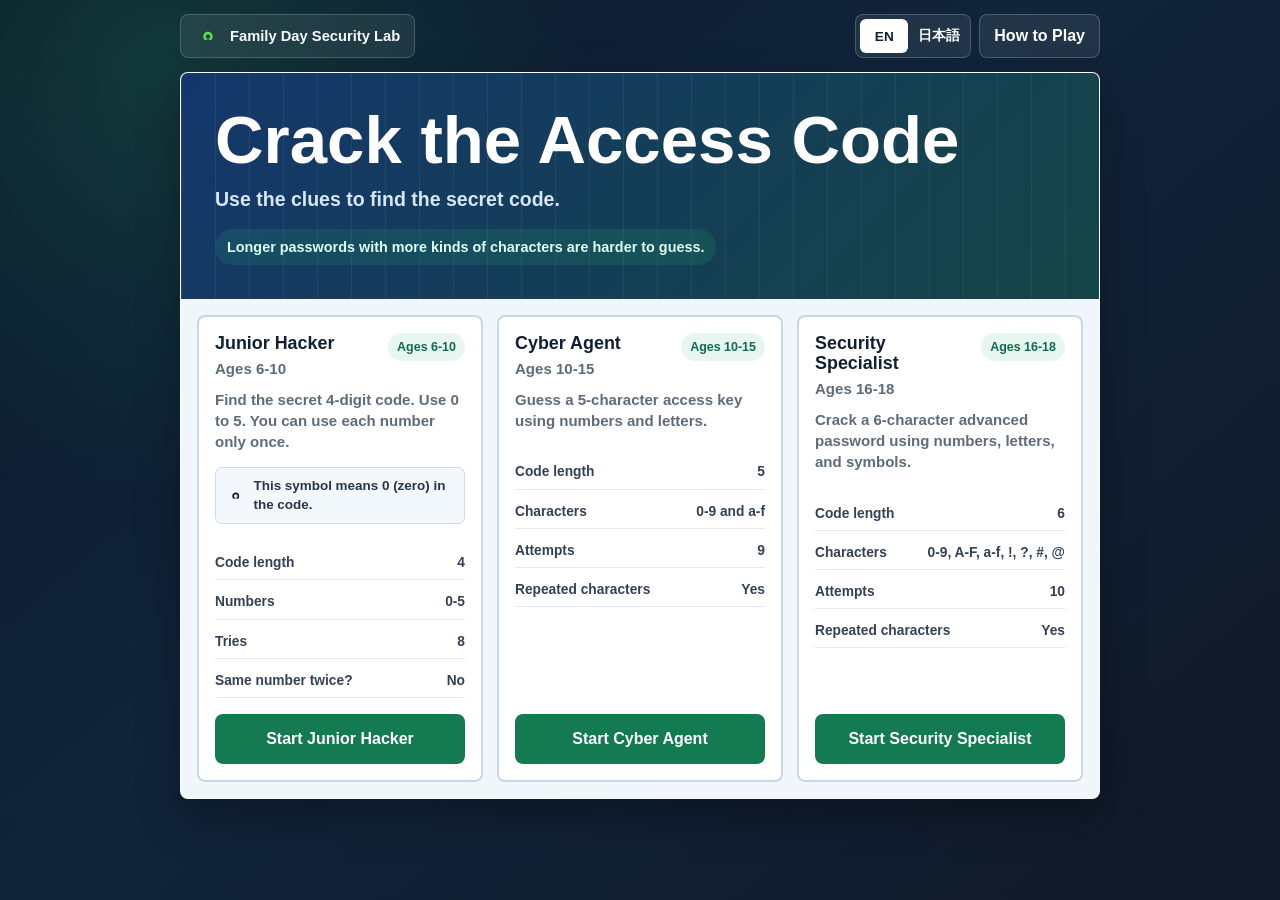
<file: docs/access-code/index.html>
<!doctype html>
<html lang="en">
<head>
  <meta charset="utf-8" />
  <meta name="viewport" content="width=device-width, initial-scale=1, viewport-fit=cover" />
  <meta name="theme-color" content="#0b1728" />
  <title>Crack the Access Code</title>
  <style>
    :root {
      --bg: #0b1728;
      --bg-soft: #10243a;
      --panel: #f7fbff;
      --panel-muted: #e9f1f7;
      --ink: #102033;
      --muted: #5d6c7b;
      --line: #c8d7e5;
      --blue: #2478ff;
      --green: #147a52;
      --green-dark: #126b49;
      --amber: #c77700;
      --red: #cf3333;
      --shadow: 0 18px 44px rgba(0, 0, 0, 0.28);
      --radius: 8px;
    }

    * { box-sizing: border-box; }

    html, body {
      min-height: 100%;
      margin: 0;
      font-family: Helvetica, Arial, sans-serif;
      color: var(--ink);
      background:
        radial-gradient(circle at 12% 8%, rgba(34, 160, 107, 0.22), transparent 32%),
        linear-gradient(140deg, #0b1728 0%, #10243a 46%, #111827 100%);
      -webkit-tap-highlight-color: transparent;
    }

    body {
      display: flex;
      justify-content: center;
      padding: max(14px, env(safe-area-inset-top)) 14px max(18px, env(safe-area-inset-bottom));
    }

    button {
      font: inherit;
      touch-action: manipulation;
    }

    .app {
      width: min(100%, 920px);
    }

    .topbar {
      display: flex;
      align-items: center;
      justify-content: space-between;
      gap: 12px;
      margin-bottom: 14px;
      color: white;
    }

    .brand {
      display: inline-flex;
      align-items: center;
      gap: 9px;
      min-height: 44px;
      padding: 0 14px;
      border: 1px solid rgba(255, 255, 255, 0.18);
      border-radius: var(--radius);
      background: rgba(255, 255, 255, 0.08);
      color: #f8fbff;
      font-size: 0.92rem;
      font-weight: 800;
      letter-spacing: 0;
      backdrop-filter: blur(12px);
    }

    .youmoji-icon {
      display: inline-block;
      width: 1em;
      height: 1em;
      flex: 0 0 auto;
      color: #111827;
      fill: currentColor;
      overflow: visible;
      vertical-align: -0.08em;
    }

    .brand .youmoji-icon {
      width: 26px;
      height: 26px;
      color: #63df4e;
    }

    .key .youmoji-icon {
      width: 1.3em;
      height: 1.3em;
    }

    .slot .youmoji-icon {
      width: 1.15em;
      height: 1.15em;
    }

    .guess-chip .youmoji-icon {
      width: 1.05em;
      height: 1.05em;
    }

    .guess-chip.exact .youmoji-icon,
    .guess-chip.incorrect .youmoji-icon {
      color: white;
    }

    .guess-chip.misplaced .youmoji-icon {
      color: #111827;
    }

    .fact strong.result-code-row {
      display: flex;
      flex-wrap: wrap;
      justify-content: center;
      align-items: center;
      gap: 0.45em;
    }

    .result-code-character {
      display: inline-grid;
      place-items: center;
      min-width: 1em;
    }

    .result-code-character .youmoji-icon {
      width: 1.05em;
      height: 1.05em;
    }

    .youmoji-legend {
      display: flex;
      align-items: center;
      gap: 8px;
      padding: 9px 10px;
      border: 1px solid #cbdbe8;
      border-radius: 7px;
      background: #f3f8fc;
      color: #24364a;
      font-size: 0.84rem;
      font-weight: 900;
      line-height: 1.35;
    }

    .youmoji-legend .youmoji-icon {
      width: 1.45em;
      height: 1.45em;
    }

    .youmoji-legend[hidden] {
      display: none;
    }

    @media (forced-colors: active) {
      .youmoji-icon {
        color: CanvasText;
        forced-color-adjust: auto;
      }
    }

    .top-actions {
      display: inline-flex;
      align-items: center;
      gap: 8px;
      flex-wrap: wrap;
      justify-content: flex-end;
    }

    .language-toggle {
      display: inline-flex;
      gap: 4px;
      min-height: 44px;
      padding: 4px;
      border: 1px solid rgba(255, 255, 255, 0.2);
      border-radius: var(--radius);
      background: rgba(255, 255, 255, 0.08);
      backdrop-filter: blur(12px);
    }

    .language-toggle button {
      min-width: 48px;
      border: 0;
      border-radius: 6px;
      background: transparent;
      color: white;
      font-size: 0.85rem;
      font-weight: 900;
      cursor: pointer;
    }

    .language-toggle button.active {
      background: white;
      color: var(--ink);
    }

    .help-button {
      min-height: 44px;
      padding: 0 14px;
      border: 1px solid rgba(255, 255, 255, 0.2);
      border-radius: var(--radius);
      background: rgba(255, 255, 255, 0.08);
      color: white;
      font-weight: 800;
      cursor: pointer;
    }

    .screen { display: none; }
    .screen.active { display: block; }

    .panel {
      border: 1px solid rgba(255, 255, 255, 0.12);
      border-radius: var(--radius);
      background: var(--panel);
      box-shadow: var(--shadow);
    }

    .entry {
      overflow: hidden;
    }

    .hero {
      padding: clamp(20px, 5vw, 34px);
      color: white;
      background:
        linear-gradient(135deg, rgba(36, 120, 255, 0.26), rgba(34, 160, 107, 0.28)),
        repeating-linear-gradient(90deg, rgba(255,255,255,0.08) 0 1px, transparent 1px 34px),
        #0f2137;
    }

    h1 {
      margin: 0;
      font-size: clamp(2rem, 8vw, 4.2rem);
      line-height: 0.98;
      letter-spacing: 0;
    }

    h2, h3, p { margin-top: 0; }

    ruby {
      ruby-align: center;
    }

    rt {
      font-size: 0.55em;
      font-weight: 700;
      line-height: 1;
    }

    .subtitle {
      max-width: 680px;
      margin: 12px 0 0;
      color: #d7e6f5;
      font-size: clamp(1rem, 3.2vw, 1.22rem);
      line-height: 1.45;
      font-weight: 700;
    }

    .education-line {
      margin: 16px 0 0;
      display: inline-flex;
      align-items: center;
      min-height: 36px;
      padding: 0 12px;
      border-radius: 999px;
      background: rgba(34, 160, 107, 0.18);
      color: #dcfff0;
      font-size: 0.9rem;
      font-weight: 800;
    }

    .difficulty-grid {
      display: grid;
      grid-template-columns: repeat(3, minmax(0, 1fr));
      gap: 14px;
      padding: 16px;
      background: #f1f6fa;
    }

    .difficulty-card {
      display: flex;
      flex-direction: column;
      min-height: 100%;
      padding: 16px;
      border: 2px solid var(--line);
      border-radius: var(--radius);
      background: white;
      text-align: left;
    }

    .difficulty-top {
      display: flex;
      justify-content: space-between;
      gap: 10px;
      align-items: start;
      margin-bottom: 10px;
    }

    .difficulty-name {
      margin: 0;
      color: var(--ink);
      font-size: 1.12rem;
      line-height: 1.12;
    }

    .age {
      display: inline-flex;
      min-height: 28px;
      align-items: center;
      padding: 0 9px;
      border-radius: 999px;
      background: #e7f7ef;
      color: var(--green-dark);
      font-size: 0.78rem;
      font-weight: 900;
      white-space: nowrap;
    }

    .card-copy {
      color: var(--muted);
      font-size: 0.94rem;
      line-height: 1.4;
      font-weight: 700;
    }

    .settings {
      display: grid;
      gap: 6px;
      margin: 10px 0 16px;
      padding: 0;
      list-style: none;
      color: #334155;
      font-size: 0.86rem;
      line-height: 1.32;
      font-weight: 800;
    }

    .settings li {
      display: flex;
      justify-content: space-between;
      gap: 10px;
      padding: 7px 0;
      border-bottom: 1px solid #e3ecf3;
    }

    .start-button, .primary-button, .secondary-button, .danger-button {
      min-height: 50px;
      border-radius: var(--radius);
      font-weight: 900;
      cursor: pointer;
    }

    .start-button, .primary-button {
      border: 0;
      background: var(--green);
      color: white;
    }

    .start-button {
      width: 100%;
      margin-top: auto;
    }

    .secondary-button {
      border: 2px solid var(--line);
      background: white;
      color: var(--ink);
    }

    .danger-button {
      border: 2px solid #f2c1c1;
      background: #fff3f3;
      color: #a82121;
    }

    button:disabled,
    button[aria-disabled="true"] {
      cursor: not-allowed;
      opacity: 0.5;
    }

    button:not(:disabled):not([aria-disabled="true"]):active {
      transform: translateY(1px);
    }

    .game-layout {
      display: grid;
      grid-template-columns: minmax(0, 1fr) 320px;
      gap: 14px;
      align-items: start;
    }

    .game-main, .history-panel, .result-panel {
      padding: 16px;
    }

    .game-header {
      display: grid;
      grid-template-columns: 1fr auto;
      gap: 12px;
      align-items: start;
      margin-bottom: 14px;
    }

    .game-title {
      margin: 0;
      font-size: clamp(1.5rem, 5vw, 2.2rem);
      line-height: 1.05;
    }

    .badge-row {
      display: flex;
      flex-wrap: wrap;
      gap: 8px;
      margin-top: 9px;
    }

    .badge {
      display: inline-flex;
      min-height: 30px;
      align-items: center;
      padding: 0 10px;
      border-radius: 999px;
      background: #eaf2ff;
      color: #174ea6;
      font-size: 0.8rem;
      font-weight: 900;
    }

    .badge.success {
      background: #e7f7ef;
      color: var(--green-dark);
    }

    .score-box {
      min-width: 118px;
      padding: 10px;
      border: 2px solid #d5e3ef;
      border-radius: var(--radius);
      background: #f8fbfd;
      text-align: center;
    }

    .attempts-left-box {
      margin-top: 10px;
      padding: 12px;
      border: 2px solid #addfca;
      border-radius: var(--radius);
      background: #ecfff5;
      color: var(--green-dark);
      font-weight: 900;
    }

    .attempts-left-box strong {
      display: block;
      margin-top: 4px;
      font-size: 1.8rem;
      line-height: 1;
    }

    .small-label {
      display: block;
      color: var(--muted);
      font-size: 0.72rem;
      font-weight: 900;
      text-transform: uppercase;
    }

    .score-number {
      display: block;
      margin-top: 3px;
      color: var(--ink);
      font-size: 1.35rem;
      font-weight: 900;
    }

    .code-zone {
      display: grid;
      gap: 12px;
      margin: 14px 0;
    }

    .slot-row {
      display: flex;
      flex-wrap: wrap;
      gap: 8px;
      align-items: center;
    }

    .slot-label {
      flex-basis: 100%;
      color: var(--muted);
      font-size: 0.78rem;
      font-weight: 900;
      text-transform: uppercase;
    }

    .slot {
      display: grid;
      place-items: center;
      width: clamp(42px, 10vw, 58px);
      height: clamp(48px, 11vw, 64px);
      border: 2px solid #cfe0ee;
      border-radius: var(--radius);
      background: #f8fbfd;
      color: var(--ink);
      font-size: clamp(1.18rem, 5vw, 1.6rem);
      font-weight: 900;
      font-family: ui-monospace, SFMono-Regular, Menlo, Consolas, monospace;
    }

    .locked {
      background: #101f33;
      color: #d7e6f5;
      border-color: #223e5f;
    }

    .message {
      min-height: 42px;
      display: flex;
      align-items: center;
      padding: 10px 12px;
      border: 2px solid #d9e7f3;
      border-radius: var(--radius);
      background: #f8fbfd;
      color: #334155;
      font-size: 0.92rem;
      font-weight: 800;
      line-height: 1.32;
    }

    .message.warning {
      border-color: #f0d197;
      background: #fff8ea;
      color: #8a5400;
    }

    .message.success {
      border-color: #a9dfc5;
      background: #ecfff5;
      color: var(--green-dark);
    }

    .keypad {
      display: grid;
      grid-template-columns: repeat(auto-fit, minmax(44px, 1fr));
      gap: 8px;
      margin: 14px 0;
    }

    .key {
      min-height: 48px;
      border: 2px solid #d3e0eb;
      border-radius: var(--radius);
      background: white;
      color: var(--ink);
      font-size: 1.05rem;
      font-weight: 900;
      font-family: ui-monospace, SFMono-Regular, Menlo, Consolas, monospace;
      cursor: pointer;
    }

    .key.used {
      background: #e9eef4;
      color: #7b8794;
    }

    .control-grid {
      display: grid;
      grid-template-columns: 1fr 1fr 1.5fr;
      gap: 10px;
    }

    .history-panel h2 {
      margin: 0 0 10px;
      font-size: 1.1rem;
    }

    .history-list {
      display: grid;
      gap: 10px;
      max-height: 570px;
      overflow: auto;
      padding-right: 4px;
    }

    .empty-history {
      padding: 14px;
      border: 2px dashed #d3e0eb;
      border-radius: var(--radius);
      color: var(--muted);
      font-weight: 800;
      line-height: 1.35;
    }

    .attempt-card {
      padding: 12px;
      border: 2px solid #d8e4ef;
      border-radius: var(--radius);
      background: #fbfdff;
    }

    .attempt-top {
      display: flex;
      justify-content: space-between;
      gap: 10px;
      align-items: center;
      margin-bottom: 8px;
      font-weight: 900;
    }

    .guess-string {
      font-family: ui-monospace, SFMono-Regular, Menlo, Consolas, monospace;
      word-break: break-all;
    }

    .guess-chip-row {
      display: flex;
      flex-wrap: wrap;
      gap: 6px;
      justify-content: flex-end;
    }

    .guess-chip {
      display: inline-grid;
      place-items: center;
      min-width: 32px;
      height: 32px;
      padding: 0 8px;
      border: 2px solid transparent;
      border-radius: 7px;
      color: white;
      font-family: ui-monospace, SFMono-Regular, Menlo, Consolas, monospace;
      font-size: 1rem;
      font-weight: 900;
    }

    .guess-chip.exact {
      border-color: #0f6b45;
      background: var(--green);
    }

    .guess-chip.misplaced {
      border-color: #946000;
      background: #f0b429;
      color: #392500;
    }

    .guess-chip.incorrect {
      border-color: #a82121;
      background: var(--red);
    }

    .legend {
      display: flex;
      flex-wrap: wrap;
      gap: 8px;
      margin-bottom: 10px;
      color: #334155;
      font-size: 0.78rem;
      font-weight: 900;
    }

    .legend-item {
      display: inline-flex;
      align-items: center;
      gap: 5px;
    }

    .legend-swatch {
      width: 13px;
      height: 13px;
      border-radius: 4px;
      display: inline-block;
    }

    .legend-swatch.exact { background: var(--green); }
    .legend-swatch.misplaced { background: #f0b429; }
    .legend-swatch.incorrect { background: var(--red); }

    .feedback-grid {
      display: grid;
      gap: 6px;
      font-size: 0.86rem;
      font-weight: 800;
      color: #334155;
    }

    .feedback-row {
      display: flex;
      justify-content: space-between;
      gap: 8px;
      padding: 6px 8px;
      border-radius: 6px;
      background: #eef5fb;
    }

    .result-panel {
      max-width: 620px;
      margin: 0 auto;
      text-align: center;
    }

    .result-title {
      margin: 0;
      font-size: clamp(2rem, 9vw, 4rem);
      line-height: 1;
    }

    .result-title.win { color: var(--green-dark); }
    .result-title.lose { color: var(--red); }

    .result-facts {
      display: grid;
      grid-template-columns: repeat(2, minmax(0, 1fr));
      gap: 10px;
      margin: 18px 0;
    }

    .fact {
      padding: 14px;
      border: 2px solid #d8e4ef;
      border-radius: var(--radius);
      background: #fbfdff;
    }

    .fact strong {
      display: block;
      margin-top: 5px;
      font-size: 1.15rem;
      word-break: break-word;
    }

    .learning {
      padding: 14px;
      border: 2px solid #addfca;
      border-radius: var(--radius);
      background: #ecfff5;
      color: var(--green-dark);
      font-weight: 800;
      line-height: 1.44;
      text-align: left;
    }

    .result-actions {
      display: grid;
      grid-template-columns: 1fr 1fr;
      gap: 10px;
      margin-top: 16px;
    }

    dialog {
      width: min(calc(100% - 28px), 560px);
      border: 0;
      border-radius: var(--radius);
      padding: 0;
      box-shadow: var(--shadow);
    }

    dialog::backdrop {
      background: rgba(4, 12, 24, 0.72);
    }

    .help-panel {
      padding: 18px;
      color: var(--ink);
      background: white;
    }

    .help-panel h2 {
      margin-bottom: 10px;
    }

    .help-panel p, .help-panel li {
      color: #334155;
      font-weight: 700;
      line-height: 1.45;
    }

    .help-panel ul {
      padding-left: 20px;
    }

    .help-panel .secondary-button {
      width: 100%;
      margin-top: 8px;
    }

    .sr-only {
      position: absolute;
      width: 1px;
      height: 1px;
      padding: 0;
      margin: -1px;
      overflow: hidden;
      clip: rect(0, 0, 0, 0);
      white-space: nowrap;
      border: 0;
    }

    @media (max-width: 760px) {
      .difficulty-grid,
      .game-layout {
        grid-template-columns: 1fr;
      }

      .game-header {
        grid-template-columns: 1fr;
      }

      .score-box {
        width: 100%;
      }

      .history-list {
        max-height: none;
      }
    }

    @media (max-width: 430px) {
      body { padding-left: 10px; padding-right: 10px; }
      .topbar { align-items: flex-start; flex-wrap: wrap; }
      .top-actions { width: 100%; justify-content: space-between; }
      .brand, .help-button { min-height: 40px; padding: 0 10px; }
      .brand { width: 100%; justify-content: center; }
      .language-toggle { min-height: 40px; }
      .language-toggle button { min-width: 42px; }
      .difficulty-grid, .game-main, .history-panel, .result-panel { padding: 12px; }
      .difficulty-top { display: grid; }
      .control-grid {
        grid-template-columns: 0.82fr 0.72fr 1.2fr;
        gap: 6px;
      }
      .control-grid .secondary-button,
      .control-grid .primary-button {
        min-height: 42px;
        padding: 0 6px;
        font-size: 0.82rem;
        line-height: 1.1;
      }
      .result-actions, .result-facts { grid-template-columns: 1fr; }
      .keypad { grid-template-columns: repeat(auto-fit, minmax(42px, 1fr)); }
      .key { min-height: 46px; }
      .attempt-top { align-items: flex-start; }
      .guess-chip-row { justify-content: flex-start; }
    }
  </style>
</head>
<body>
  <main class="app">
    <div class="topbar">
      <div class="brand">
        <svg class="youmoji-icon" viewBox="0 0 2231.2 2146.8" aria-hidden="true" focusable="false">
          <path fill-rule="evenodd" d="M1117.9,715.6c-219.2-1.3-400.5,178.1-402.3,398.1-1,116.5,47.5,221.6,125.6,295.6,28.4,26.9,72.3,29.5,103.2,5.4,45.5-35.5,104-56.7,171.2-56.7s125.7,21.2,171.2,56.7c31.1,24.2,75.2,21.1,103.8-6,77-73.2,125-176.8,125-291.6,0-220.9-177.9-400.2-397.7-401.5M1115.6,1317.8c-118.7,0-200-89.4-200-200s81.3-201.5,200-201.5,200,90.9,200,201.5-81.2,200-200,200"/>
        </svg>
        <span id="brand-label">Family Day Security Lab</span>
      </div>
      <div class="top-actions">
        <div id="language-toggle" class="language-toggle" role="group" aria-label="Language">
          <button id="lang-en" class="active" type="button" aria-pressed="true">EN</button>
          <button id="lang-ja" type="button" aria-pressed="false">日本語</button>
        </div>
        <button id="help-open" class="help-button" type="button">How to Play</button>
      </div>
    </div>

    <section id="entry-screen" class="screen active">
      <div class="panel entry">
        <div class="hero">
          <h1 id="entry-title" tabindex="-1">Crack the Access Code</h1>
          <p id="entry-subtitle" class="subtitle">Test your logic. Learn why strong passwords are harder to crack.</p>
          <p id="education-line" class="education-line">The stronger the password, the harder it is to guess.</p>
        </div>
        <div id="difficulty-grid" class="difficulty-grid" aria-label="Choose a difficulty level"></div>
      </div>
    </section>

    <section id="game-screen" class="screen">
      <div class="game-layout">
        <section id="game-board" class="panel game-main" aria-label="Game board">
          <div class="game-header">
            <div>
              <h2 id="game-title" class="game-title" tabindex="-1">Crack the Access Code</h2>
              <div class="badge-row">
                <span id="difficulty-badge" class="badge">Difficulty</span>
                <span id="attempts-badge" class="badge success">Attempts remaining</span>
              </div>
              <div class="attempts-left-box">
                <span id="attempts-left-label">Attempts left</span>
                <strong id="attempts-left-number">0</strong>
              </div>
            </div>
            <div id="score-box" class="score-box" aria-label="Potential score">
              <span id="potential-score-label" class="small-label">Potential Score</span>
              <span id="potential-score" class="score-number">0</span>
            </div>
          </div>

          <div class="code-zone">
            <div>
              <div class="slot-row" id="secret-slots">
                <span id="secret-label" class="slot-label">Hidden code</span>
              </div>
            </div>
            <div>
              <div class="slot-row" id="guess-slots">
                <span id="guess-label" class="slot-label">Current guess</span>
              </div>
            </div>
          </div>

          <div id="message" class="message" role="status" aria-live="polite" aria-atomic="true">Choose characters from the keypad to build your guess.</div>
          <div id="keypad" class="keypad" aria-label="Character keypad"></div>

          <div class="control-grid">
            <button id="backspace-button" class="secondary-button" type="button">Backspace</button>
            <button id="clear-button" class="secondary-button" type="button">Clear</button>
            <button id="submit-button" class="primary-button" type="button" disabled>Submit Guess</button>
          </div>

          <button id="return-button" class="danger-button" type="button" style="width: 100%; margin-top: 10px;">
            Return to Level Selection
          </button>
        </section>

        <aside id="history-panel" class="panel history-panel" aria-label="Guess history">
          <h2 id="history-title">Guess History</h2>
          <div id="feedback-legend" class="legend" aria-label="Feedback color legend">
            <span class="legend-item"><span class="legend-swatch exact"></span><span id="legend-exact">Correct position</span></span>
            <span class="legend-item"><span class="legend-swatch misplaced"></span><span id="legend-misplaced">Wrong position</span></span>
            <span class="legend-item"><span class="legend-swatch incorrect"></span><span id="legend-incorrect">Incorrect</span></span>
          </div>
          <div id="history-list" class="history-list"></div>
        </aside>
      </div>
    </section>

    <section id="result-screen" class="screen">
      <div class="panel result-panel">
        <h2 id="result-title" class="result-title" tabindex="-1">Access Granted</h2>
        <p id="result-summary" class="subtitle" style="color: var(--muted); margin: 12px auto 0;"></p>
        <div class="result-facts">
          <div class="fact">
            <span id="result-difficulty-label" class="small-label">Difficulty</span>
            <strong id="result-difficulty"></strong>
          </div>
          <div class="fact">
            <span id="result-attempts-label" class="small-label">Attempts Used</span>
            <strong id="result-attempts"></strong>
          </div>
          <div class="fact">
            <span id="result-score-label" class="small-label">Final Score</span>
            <strong id="result-score"></strong>
          </div>
          <div class="fact">
            <span id="result-code-label" class="small-label">Code</span>
            <strong id="result-code" class="guess-string"></strong>
          </div>
        </div>
        <div id="result-learning" class="learning"></div>
        <div class="result-actions">
          <button id="play-again-button" class="primary-button" type="button">Play Again</button>
          <button id="choose-level-button" class="secondary-button" type="button">Choose Another Level</button>
        </div>
      </div>
    </section>
  </main>

  <dialog id="help-dialog" aria-labelledby="help-title">
    <div class="help-panel">
      <h2 id="help-title">How to Play</h2>
      <p id="help-intro">The system has created a secret access code. Choose characters and submit your guess.</p>
      <p id="youmoji-help-legend" class="youmoji-legend" hidden></p>
      <ul>
        <li id="help-exact"><strong>Correct position:</strong> right character, right place.</li>
        <li id="help-misplaced"><strong>Wrong position:</strong> right character, wrong place.</li>
        <li id="help-incorrect"><strong>Incorrect:</strong> not part of the code, or already counted.</li>
      </ul>
      <p id="help-outro">Use the clues to crack the code before your attempts run out. This is a logic game about password strength, not real hacking.</p>
      <button id="help-close" class="secondary-button" type="button">Close</button>
    </div>
  </dialog>

  <script>
    let currentLang = "en";
    let currentMessageKey = "chooseMessage";
    let currentMessageTone = "default";

    const YOUMOJI_PATH = "M1117.9,715.6c-219.2-1.3-400.5,178.1-402.3,398.1-1,116.5,47.5,221.6,125.6,295.6,28.4,26.9,72.3,29.5,103.2,5.4,45.5-35.5,104-56.7,171.2-56.7s125.7,21.2,171.2,56.7c31.1,24.2,75.2,21.1,103.8-6,77-73.2,125-176.8,125-291.6,0-220.9-177.9-400.2-397.7-401.5M1115.6,1317.8c-118.7,0-200-89.4-200-200s81.3-201.5,200-201.5,200,90.9,200,201.5-81.2,200-200,200";

    function youmojiMarkup(extraClass = "") {
      return `<svg class="youmoji-icon ${extraClass}" viewBox="0 0 2231.2 2146.8" aria-hidden="true" focusable="false"><path fill-rule="evenodd" d="${YOUMOJI_PATH}"/></svg>`;
    }

    function escapeHtml(value) {
      return String(value)
        .replaceAll("&", "&amp;")
        .replaceAll("<", "&lt;")
        .replaceAll(">", "&gt;")
        .replaceAll('"', "&quot;")
        .replaceAll("'", "&#039;");
    }

    function codeCharacterMarkup(char) {
      return char === "0" ? youmojiMarkup("youmoji-zero") : escapeHtml(char);
    }

    function youmojiLegendMarkup() {
      const text = currentLang === "ja"
        ? "コードでは、このマークは 0（ゼロ）です。"
        : "This symbol means 0 (zero) in the code.";
      return `${youmojiMarkup("youmoji-zero")}<span>${text}</span>`;
    }

    const TEXT = {
      en: {
        brand: "Family Day Security Lab",
        helpButton: "How to Play",
        title: "Crack the Access Code",
        subtitle: "Test your logic. Learn why strong passwords are harder to crack.",
        education: "The stronger the password, the harder it is to guess.",
        chooseDifficulty: "Choose a difficulty level",
        language: "Language",
        gameBoard: "Game board",
        feedbackLegend: "Feedback color legend",
        ages: "Ages",
        codeLength: "Code length",
        characters: "Characters",
        attempts: "Attempts",
        repeated: "Repeated characters",
        yes: "Yes",
        no: "No",
        start: "Start",
        difficulty: "Difficulty",
        attemptsRemaining: "attempts remaining",
        attemptsLeft: "Attempts left",
        potentialScore: "Potential Score",
        hiddenCode: "Hidden code",
        currentGuess: "Current guess",
        keypad: "Character keypad",
        backspace: "Backspace",
        clear: "Clear",
        submit: "Submit Guess",
        returnLevels: "Return to Level Selection",
        history: "Guess History",
        noHistory: "No guesses yet. Your clues will appear here after each submitted attempt.",
        attempt: "Attempt",
        exact: "Correct position",
        misplaced: "Wrong position",
        incorrect: "Incorrect",
        accessGranted: "Access Granted",
        accessDenied: "Access Denied",
        winSummary: (attempts) => `You cracked the code in ${attempts} attempt${attempts === 1 ? "" : "s"}.`,
        loseSummary: "The system stayed secure. Try again with fresh logic.",
        attemptsUsed: "Attempts Used",
        finalScore: "Final Score",
        code: "Code",
        learning: "Learning",
        playAgain: "Play Again",
        chooseAnother: "Choose Another Level",
        helpTitle: "How to Play",
        helpIntro: "The system has created a secret access code. Choose characters and submit your guess.",
        helpExact: "Correct position: right character, right place.",
        helpMisplaced: "Wrong position: right character, wrong place.",
        helpIncorrect: "Incorrect: not part of the code, or already counted.",
        helpOutro: "Use the clues to crack the code before your attempts run out. This is a logic game about password strength, not real hacking.",
        close: "Close",
        chooseMessage: "Choose characters from the keypad to build your guess.",
        completeSlots: "Complete all code slots before submitting.",
        duplicateBlocked: "This level does not allow repeated characters.",
        finished: "This round is complete. Start a new round to play again.",
        keepGoing: "Keep going. Submit when every slot is filled.",
        clueRecorded: "Clue recorded. Use the feedback colors to refine your next guess.",
        chooseChar: (char) => `Choose ${char}`
      },
      ja: {
        brand: "ファミリーデー セキュリティラボ",
        helpButton: "遊び方",
        title: "アクセスコードを解読",
        subtitle: "ロジックで挑戦。強いパスワードほど解読が難しい理由を学ぼう。",
        education: "強いパスワードほど、推測されにくくなります。",
        chooseDifficulty: "難易度を選択",
        language: "言語",
        gameBoard: "ゲームボード",
        feedbackLegend: "回答結果の色の説明",
        ages: "対象年齢",
        codeLength: "コードの長さ",
        characters: "使える文字",
        attempts: "挑戦回数",
        repeated: "同じ文字の使用",
        yes: "あり",
        no: "なし",
        start: "スタート",
        difficulty: "難易度",
        attemptsRemaining: "回 残り",
        attemptsLeft: "残り挑戦回数",
        potentialScore: "予想スコア",
        hiddenCode: "隠されたコード",
        currentGuess: "今の入力",
        keypad: "文字キーパッド",
        backspace: "1文字戻す",
        clear: "クリア",
        submit: "回答する",
        returnLevels: "難易度選択へ戻る",
        history: "回答履歴",
        noHistory: "まだ回答はありません。送信するとヒントがここに表示されます。",
        attempt: "挑戦",
        exact: "位置も正解",
        misplaced: "文字は正解・位置違い",
        incorrect: "不正解",
        accessGranted: "アクセス許可",
        accessDenied: "アクセス拒否",
        winSummary: (attempts) => `${attempts}回でコードを解読しました。`,
        loseSummary: "システムは守られました。もう一度ロジックで挑戦しましょう。",
        attemptsUsed: "使った回数",
        finalScore: "最終スコア",
        code: "コード",
        learning: "学び",
        playAgain: "もう一度",
        chooseAnother: "別の難易度を選ぶ",
        helpTitle: "遊び方",
        helpIntro: "システムが秘密のアクセスコードを作りました。文字を選んで回答を送信しましょう。",
        helpExact: "位置も正解: 文字も場所も合っています。",
        helpMisplaced: "文字は正解・位置違い: 文字は入っていますが場所が違います。",
        helpIncorrect: "不正解: コードにない文字、またはすでに数えられた文字です。",
        helpOutro: "挑戦回数がなくなる前に、ヒントを使ってコードを解読しましょう。これは本物のハッキングではなく、パスワードの強さを学ぶロジックゲームです。",
        close: "閉じる",
        chooseMessage: "キーパッドから文字を選んで回答を作りましょう。",
        completeSlots: "すべてのスロットを埋めてから送信してください。",
        duplicateBlocked: "このレベルでは同じ文字を繰り返し使えません。",
        finished: "このラウンドは終了しました。新しいラウンドを始めてください。",
        keepGoing: "その調子です。すべてのスロットを埋めたら送信できます。",
        clueRecorded: "ヒントを記録しました。色を見て次の回答を考えましょう。",
        chooseChar: (char) => `${char} を選択`
      }
    };

    const WELCOME_TEXT = {
      en: {
        subtitle: "Use the clues to find the secret code.",
        education: "Longer passwords with more kinds of characters are harder to guess.",
        chooseDifficulty: "Choose your level",
        helpIntro: "The game made a secret code. Pick characters to make your guess.",
        helpExact: "Green — right character, right place.",
        helpMisplaced: "Yellow — right character, wrong place.",
        helpIncorrect: "Red — this character is not in the code, or it was already counted.",
        helpOutro: "Use the colors and words to improve your next guess. Find the code before you run out of tries."
      },
      ja: {
        subtitle: "ヒントをつかって、ひみつのコードをみつけよう。",
        education: "長くて、いろいろな文字があるパスワードは、当てにくいよ。",
        chooseDifficulty: "レベルを選ぶ",
        helpIntro: "ゲームがひみつのコードをつくりました。文字をえらんで、答えをつくろう。",
        helpExact: "みどり — 文字も場所も正解。",
        helpMisplaced: "きいろ — 文字は正解、場所がちがう。",
        helpIncorrect: "あか — コードにない文字、または、もう数えた文字。",
        helpOutro: "色とことばのヒントを見て、つぎの答えを考えよう。チャンスがなくなる前にコードを当てよう。"
      }
    };

    const WELCOME_MARKUP_JA = {
      title: "アクセスコードを<ruby>解読<rt>かいどく</rt></ruby>",
      education: "<ruby>長<rt>なが</rt></ruby>くて、いろいろな<ruby>文字<rt>もじ</rt></ruby>があるパスワードは、<ruby>当<rt>あ</rt></ruby>てにくいよ。",
      chooseDifficulty: "レベルを<ruby>選<rt>えら</rt></ruby>ぶ",
      helpButton: "<ruby>遊<rt>あそ</rt></ruby>びかた",
      helpTitle: "<ruby>遊<rt>あそ</rt></ruby>びかた",
      helpIntro: "ゲームがひみつのコードをつくりました。<ruby>文字<rt>もじ</rt></ruby>をえらんで、<ruby>答<rt>こた</rt></ruby>えをつくろう。",
      helpExact: "みどり — <ruby>文字<rt>もじ</rt></ruby>も<ruby>場所<rt>ばしょ</rt></ruby>も<ruby>正解<rt>せいかい</rt></ruby>。",
      helpMisplaced: "きいろ — <ruby>文字<rt>もじ</rt></ruby>は<ruby>正解<rt>せいかい</rt></ruby>、<ruby>場所<rt>ばしょ</rt></ruby>がちがう。",
      helpIncorrect: "あか — コードにない<ruby>文字<rt>もじ</rt></ruby>、または、もう<ruby>数<rt>かぞ</rt></ruby>えた<ruby>文字<rt>もじ</rt></ruby>。",
      helpOutro: "<ruby>色<rt>いろ</rt></ruby>とことばのヒントを<ruby>見<rt>み</rt></ruby>て、つぎの<ruby>答<rt>こた</rt></ruby>えを<ruby>考<rt>かんが</rt></ruby>えよう。チャンスがなくなる<ruby>前<rt>まえ</rt></ruby>にコードを<ruby>当<rt>あ</rt></ruby>てよう。"
    };

    const JUNIOR_TEXT = {
      en: {
        attemptsLeft: "Tries left",
        attemptsRemaining: "tries left",
        potentialScore: "Score if you win now",
        hiddenCode: "Secret code",
        currentGuess: "Your guess",
        exact: "Right number, right place",
        misplaced: "Right number, wrong place",
        incorrect: "Not in the code",
        backspace: "Remove one",
        clear: "Clear all",
        submit: "Check my answer",
        returnLevels: "Choose another level",
        history: "Your guesses",
        noHistory: "No guesses yet. Your clues will appear here.",
        attempt: "Try",
        helpIntro: "Pick 4 numbers to make your guess. Use each number only once.",
        helpExact: "Green — right number, right place.",
        helpMisplaced: "Yellow — right number, wrong place.",
        helpIncorrect: "Red — this number is not in the code.",
        helpOutro: "Look at the colors and words. Change your numbers and try again before you run out of tries.",
        accessGranted: "You found it!",
        accessDenied: "Good try!",
        winSummary: (attempts) => `You found the code in ${attempts} ${attempts === 1 ? "try" : "tries"}.`,
        loseSummary: "The code stayed secret. You can try a new one.",
        learning: "What you learned",
        chooseMessage: "Pick numbers to make your guess.",
        completeSlots: "Fill all 4 boxes before checking your answer.",
        duplicateBlocked: "You can use each number only once.",
        keepGoing: "Keep going. Fill all 4 boxes.",
        clueRecorded: "Here is your clue. Use the colors and words for your next guess."
      },
      ja: {
        attemptsLeft: "のこりチャンス",
        attemptsRemaining: "かい のこり",
        potentialScore: "いま当てたときのスコア",
        hiddenCode: "ひみつのコード",
        currentGuess: "いまの答え",
        exact: "数字も場所も正解",
        misplaced: "数字は正解・場所がちがう",
        incorrect: "コードにない数字",
        backspace: "1こもどす",
        clear: "ぜんぶ消す",
        submit: "この答えをチェック",
        returnLevels: "レベルをえらぶ",
        history: "これまでのこたえ",
        noHistory: "まだこたえはありません。ヒントがここに出るよ。",
        attempt: "こたえ",
        keypad: "数字をえらぶボタン",
        helpIntro: "4つの数字をえらんで、答えをつくろう。同じ数字は1回だけつかえます。",
        helpExact: "みどり — 数字も場所も正解。",
        helpMisplaced: "きいろ — 数字は正解、場所がちがう。",
        helpIncorrect: "あか — コードにない数字。",
        helpOutro: "色とことばを見て、数字をかえてもう一度やってみよう。",
        accessGranted: "できた！",
        accessDenied: "おしい！",
        winSummary: (attempts) => `${attempts}かいでコードをみつけたよ。`,
        loseSummary: "コードはまだひみつ。あたらしいコードでもう一度やってみよう。",
        attemptsUsed: "つかったチャンス",
        finalScore: "スコア",
        code: "こたえ",
        learning: "わかったこと",
        playAgain: "もう一度あそぶ",
        chooseAnother: "べつのレベルをえらぶ",
        chooseMessage: "数字をえらんで、答えをつくろう。",
        completeSlots: "4つのマスをぜんぶうめてね。",
        duplicateBlocked: "同じ数字は1回しか使えないよ。",
        finished: "このゲームはおわりました。もう一度あそんでね。",
        keepGoing: "そのちょうし。4つのマスをぜんぶうめよう。",
        clueRecorded: "ヒントが出たよ。色とことばを見て、つぎの答えを考えよう。",
        chooseChar: (char) => `${char}をえらぶ`
      }
    };

    const JUNIOR_MARKUP_JA = {
      title: "アクセスコードを<ruby>解読<rt>かいどく</rt></ruby>",
      helpButton: "<ruby>遊<rt>あそ</rt></ruby>びかた",
      helpTitle: "<ruby>遊<rt>あそ</rt></ruby>びかた",
      potentialScore: "いま<ruby>当<rt>あ</rt></ruby>てたときのスコア",
      currentGuess: "いまの<ruby>答<rt>こた</rt></ruby>え",
      exact: "<ruby>数字<rt>すうじ</rt></ruby>も<ruby>場所<rt>ばしょ</rt></ruby>も<ruby>正解<rt>せいかい</rt></ruby>",
      misplaced: "<ruby>数字<rt>すうじ</rt></ruby>は<ruby>正解<rt>せいかい</rt></ruby>・<ruby>場所<rt>ばしょ</rt></ruby>がちがう",
      incorrect: "コードにない<ruby>数字<rt>すうじ</rt></ruby>",
      clear: "ぜんぶ<ruby>消<rt>け</rt></ruby>す",
      submit: "この<ruby>答<rt>こた</rt></ruby>えをチェック",
      helpIntro: "4つの<ruby>数字<rt>すうじ</rt></ruby>をえらんで、<ruby>答<rt>こた</rt></ruby>えをつくろう。<ruby>同<rt>おな</rt></ruby>じ<ruby>数字<rt>すうじ</rt></ruby>は1<ruby>回<rt>かい</rt></ruby>だけつかえます。",
      helpExact: "みどり — <ruby>数字<rt>すうじ</rt></ruby>も<ruby>場所<rt>ばしょ</rt></ruby>も<ruby>正解<rt>せいかい</rt></ruby>。",
      helpMisplaced: "きいろ — <ruby>数字<rt>すうじ</rt></ruby>は<ruby>正解<rt>せいかい</rt></ruby>、<ruby>場所<rt>ばしょ</rt></ruby>がちがう。",
      helpIncorrect: "あか — コードにない<ruby>数字<rt>すうじ</rt></ruby>。",
      helpOutro: "<ruby>色<rt>いろ</rt></ruby>とことばを<ruby>見<rt>み</rt></ruby>て、<ruby>数字<rt>すうじ</rt></ruby>をかえてもう<ruby>一度<rt>いちど</rt></ruby>やってみよう。",
      chooseMessage: "<ruby>数字<rt>すうじ</rt></ruby>をえらんで、<ruby>答<rt>こた</rt></ruby>えをつくろう。",
      duplicateBlocked: "<ruby>同<rt>おな</rt></ruby>じ<ruby>数字<rt>すうじ</rt></ruby>は1<ruby>回<rt>かい</rt></ruby>しか<ruby>使<rt>つか</rt></ruby>えないよ。",
      clueRecorded: "ヒントが<ruby>出<rt>で</rt></ruby>たよ。<ruby>色<rt>いろ</rt></ruby>とことばを<ruby>見<rt>み</rt></ruby>て、つぎの<ruby>答<rt>こた</rt></ruby>えを<ruby>考<rt>かんが</rt></ruby>えよう。"
    };

    const DIFFICULTIES = {
      easy: {
        id: "easy",
        name: "Junior Hacker",
        nameJa: "ジュニアハッカー",
        age: "6-10",
        codeLength: 4,
        characters: ["0", "1", "2", "3", "4", "5"],
        maxAttempts: 8,
        allowDuplicates: false,
        baseScore: 100,
        penaltyPerFailedAttempt: 10,
        bonusFastCrack: 20,
        description: "Find the secret 4-digit code. Use 0 to 5. You can use each number only once.",
        descriptionJa: "0から5までの数字で、4けたのひみつのコードを当てよう。同じ数字は1回だけ使えます。",
        descriptionJaHtml: "0から5までの<ruby>数字<rt>すうじ</rt></ruby>で、4けたのひみつのコードを<ruby>当<rt>あ</rt></ruby>てよう。<ruby>同<rt>おな</rt></ruby>じ<ruby>数字<rt>すうじ</rt></ruby>は1<ruby>回<rt>かい</rt></ruby>だけ<ruby>使<rt>つか</rt></ruby>えます。",
        characterLabel: "0-5",
        characterLabelJa: "0～5",
        learningWin: "You found it! The clues helped you solve the code.",
        learningLose: "Good try! Look at the colors and words, then try a new code.",
        learningWinJa: "できたね！色とことばのヒントで、答えをみつけたよ。",
        learningLoseJa: "よくがんばったね！色とことばを見て、もう一度やってみよう。",
        learningWinJaHtml: "できたね！<ruby>色<rt>いろ</rt></ruby>とことばのヒントで、<ruby>答<rt>こた</rt></ruby>えをみつけたよ。",
        learningLoseJaHtml: "よくがんばったね！<ruby>色<rt>いろ</rt></ruby>とことばを<ruby>見<rt>み</rt></ruby>て、もう<ruby>一度<rt>いちど</rt></ruby>やってみよう。"
      },
      medium: {
        id: "medium",
        name: "Cyber Agent",
        nameJa: "サイバーエージェント",
        age: "10-15",
        codeLength: 5,
        characters: ["0","1","2","3","4","5","6","7","8","9","a","b","c","d","e","f"],
        maxAttempts: 9,
        allowDuplicates: true,
        baseScore: 150,
        penaltyPerFailedAttempt: 12,
        bonusFastCrack: 20,
        description: "Guess a 5-character access key using numbers and letters.",
        descriptionJa: "数字と小文字を使った5文字のアクセスキーを当てよう。",
        characterLabel: "0-9 and a-f",
        characterLabelJa: "0～9 と a～f",
        learningWin: "Adding letters increases the number of possible passwords.",
        learningLose: "Mixed characters create many more possible combinations. That makes passwords harder to crack.",
        learningWinJa: "文字を足すと、パスワードの組み合わせは大きく増えます。",
        learningLoseJa: "文字の種類を混ぜると組み合わせが増え、パスワードは解読されにくくなります。"
      },
      hard: {
        id: "hard",
        name: "Security Specialist",
        nameJa: "セキュリティスペシャリスト",
        age: "16-18",
        codeLength: 6,
        characters: ["0","1","2","3","4","5","6","7","8","9","A","B","C","D","E","F","a","b","c","d","e","f","!","?","#","@"],
        maxAttempts: 10,
        allowDuplicates: true,
        baseScore: 200,
        penaltyPerFailedAttempt: 15,
        bonusFastCrack: 20,
        description: "Crack a 6-character advanced password using numbers, letters, and symbols.",
        descriptionJa: "数字、英字、記号を使った6文字の高度なパスワードを解読しよう。",
        characterLabel: "0-9, A-F, a-f, !, ?, #, @",
        characterLabelJa: "0～9、A～F、a～f、!、?、#、@",
        learningWin: "Longer passwords with mixed character types are much harder to crack.",
        learningLose: "A strong password is long, varied, and hard to predict. Avoid names, birthdays, and simple patterns.",
        learningWinJa: "長くて文字の種類が多いパスワードは、ずっと解読されにくくなります。",
        learningLoseJa: "強いパスワードは長く、多様で、予測しにくいものです。名前、誕生日、単純な並びは避けましょう。"
      }
    };

    let gameState = {
      currentDifficulty: null,
      secretCode: [],
      currentGuess: [],
      attempts: [],
      attemptsUsed: 0,
      isGameOver: false,
      didWin: false,
      finalScore: 0,
      completedAt: null
    };

    const screens = {
      entry: document.getElementById("entry-screen"),
      game: document.getElementById("game-screen"),
      result: document.getElementById("result-screen")
    };

    const elements = {
      difficultyGrid: document.getElementById("difficulty-grid"),
      difficultyBadge: document.getElementById("difficulty-badge"),
      attemptsBadge: document.getElementById("attempts-badge"),
      potentialScore: document.getElementById("potential-score"),
      secretSlots: document.getElementById("secret-slots"),
      guessSlots: document.getElementById("guess-slots"),
      message: document.getElementById("message"),
      keypad: document.getElementById("keypad"),
      submitButton: document.getElementById("submit-button"),
      historyList: document.getElementById("history-list"),
      resultTitle: document.getElementById("result-title"),
      resultSummary: document.getElementById("result-summary"),
      resultDifficulty: document.getElementById("result-difficulty"),
      resultAttempts: document.getElementById("result-attempts"),
      resultScore: document.getElementById("result-score"),
      resultCode: document.getElementById("result-code"),
      resultLearning: document.getElementById("result-learning"),
      helpDialog: document.getElementById("help-dialog")
    };

    function isJuniorGame() {
      return gameState.currentDifficulty?.id === "easy";
    }

    function t(key, ...args) {
      const juniorValue = isJuniorGame() ? JUNIOR_TEXT[currentLang]?.[key] : undefined;
      const welcomeValue = !gameState.currentDifficulty ? WELCOME_TEXT[currentLang]?.[key] : undefined;
      const value = juniorValue ?? welcomeValue ?? TEXT[currentLang][key];
      return typeof value === "function" ? value(...args) : value;
    }

    function localizedMarkup(key) {
      if (currentLang !== "ja") return "";
      if (isJuniorGame() && JUNIOR_MARKUP_JA[key]) return JUNIOR_MARKUP_JA[key];
      if (!gameState.currentDifficulty) return WELCOME_MARKUP_JA[key] || "";
      return "";
    }

    function setLocalizedContent(id, key, setAriaLabel = false) {
      const element = document.getElementById(id);
      const markup = localizedMarkup(key);
      if (markup) element.innerHTML = markup;
      else element.textContent = t(key);
      if (setAriaLabel) element.setAttribute("aria-label", t(key));
    }

    function configName(config) {
      return currentLang === "ja" ? config.nameJa : config.name;
    }

    function configDescription(config) {
      return currentLang === "ja" ? config.descriptionJa : config.description;
    }

    function configDescriptionMarkup(config) {
      if (currentLang === "ja" && config.id === "easy") return config.descriptionJaHtml;
      return configDescription(config);
    }

    function configLearning(config) {
      if (gameState.didWin) return currentLang === "ja" ? config.learningWinJa : config.learningWin;
      return currentLang === "ja" ? config.learningLoseJa : config.learningLose;
    }

    function configLearningMarkup(config) {
      if (currentLang === "ja" && config.id === "easy") {
        return gameState.didWin ? config.learningWinJaHtml : config.learningLoseJaHtml;
      }
      return configLearning(config);
    }

    function statusLabel(status) {
      if (status === "exact") return t("exact");
      if (status === "misplaced") return t("misplaced");
      return t("incorrect");
    }

    function renderStaticText() {
      document.documentElement.lang = currentLang;
      document.getElementById("brand-label").textContent = t("brand");
      setLocalizedContent("help-open", "helpButton", true);
      setLocalizedContent("entry-title", "title");
      document.getElementById("entry-subtitle").textContent = t("subtitle");
      setLocalizedContent("education-line", "education");
      document.getElementById("language-toggle").setAttribute("aria-label", t("language"));
      elements.difficultyGrid.setAttribute("aria-label", t("chooseDifficulty"));
      setLocalizedContent("game-title", "title");
      document.getElementById("game-board").setAttribute("aria-label", t("gameBoard"));
      document.getElementById("score-box").setAttribute("aria-label", t("potentialScore"));
      document.getElementById("history-panel").setAttribute("aria-label", t("history"));
      document.getElementById("feedback-legend").setAttribute("aria-label", t("feedbackLegend"));
      setLocalizedContent("potential-score-label", "potentialScore");
      setLocalizedContent("secret-label", "hiddenCode");
      setLocalizedContent("guess-label", "currentGuess");
      elements.keypad.setAttribute("aria-label", t("keypad"));
      setLocalizedContent("backspace-button", "backspace", true);
      setLocalizedContent("clear-button", "clear", true);
      setLocalizedContent("submit-button", "submit", true);
      document.getElementById("return-button").textContent = t("returnLevels");
      document.getElementById("history-title").textContent = t("history");
      setLocalizedContent("legend-exact", "exact");
      setLocalizedContent("legend-misplaced", "misplaced");
      setLocalizedContent("legend-incorrect", "incorrect");
      document.getElementById("result-difficulty-label").textContent = t("difficulty");
      document.getElementById("result-attempts-label").textContent = t("attemptsUsed");
      document.getElementById("result-score-label").textContent = t("finalScore");
      document.getElementById("result-code-label").textContent = t("code");
      document.getElementById("play-again-button").textContent = t("playAgain");
      document.getElementById("choose-level-button").textContent = t("chooseAnother");
      setLocalizedContent("help-title", "helpTitle");
      setLocalizedContent("help-intro", "helpIntro");
      const helpYoumojiLegend = document.getElementById("youmoji-help-legend");
      helpYoumojiLegend.hidden = !isJuniorGame();
      helpYoumojiLegend.innerHTML = isJuniorGame() ? youmojiLegendMarkup() : "";
      setLocalizedContent("help-exact", "helpExact");
      setLocalizedContent("help-misplaced", "helpMisplaced");
      setLocalizedContent("help-incorrect", "helpIncorrect");
      setLocalizedContent("help-outro", "helpOutro");
      document.getElementById("help-close").textContent = t("close");
      document.getElementById("lang-en").classList.toggle("active", currentLang === "en");
      document.getElementById("lang-ja").classList.toggle("active", currentLang === "ja");
      document.getElementById("lang-en").setAttribute("aria-pressed", String(currentLang === "en"));
      document.getElementById("lang-ja").setAttribute("aria-pressed", String(currentLang === "ja"));
    }

    function setLanguage(lang) {
      currentLang = lang;
      renderStaticText();
      renderEntryScreen();
      if (gameState.currentDifficulty && screens.game.classList.contains("active")) {
        renderGameScreen();
        showMessageKey(currentMessageKey, currentMessageTone);
      }
      if (gameState.currentDifficulty && screens.result.classList.contains("active")) {
        renderResultScreen();
      }
    }

    function setScreen(screenName, moveFocus = true) {
      const screenChanged = !screens[screenName].classList.contains("active");
      Object.values(screens).forEach((screen) => screen.classList.remove("active"));
      screens[screenName].classList.add("active");
      if (moveFocus && screenChanged) {
        const headingIds = {
          entry: "entry-title",
          game: "game-title",
          result: "result-title"
        };
        document.getElementById(headingIds[screenName])?.focus();
      }
    }

    function generateSecretCode(config) {
      const secret = [];
      const available = [...config.characters];

      for (let i = 0; i < config.codeLength; i++) {
        const source = config.allowDuplicates ? config.characters : available;
        const index = Math.floor(Math.random() * source.length);
        secret.push(source[index]);
        if (!config.allowDuplicates) available.splice(index, 1);
      }

      return secret;
    }

    function calculateScore(config, attemptsUsed, didWin) {
      if (!didWin) return 0;
      let score = config.baseScore - ((attemptsUsed - 1) * config.penaltyPerFailedAttempt);
      if (attemptsUsed <= 3) score += config.bonusFastCrack;
      return Math.max(score, 0);
    }

    function evaluateGuess(secret, guess) {
      let exact = 0;
      let misplaced = 0;
      const secretUsed = Array(secret.length).fill(false);
      const guessUsed = Array(guess.length).fill(false);

      for (let i = 0; i < secret.length; i++) {
        if (guess[i] === secret[i]) {
          exact++;
          secretUsed[i] = true;
          guessUsed[i] = true;
        }
      }

      for (let i = 0; i < guess.length; i++) {
        if (guessUsed[i]) continue;
        for (let j = 0; j < secret.length; j++) {
          if (secretUsed[j]) continue;
          if (guess[i] === secret[j]) {
            misplaced++;
            secretUsed[j] = true;
            guessUsed[i] = true;
            break;
          }
        }
      }

      return {
        exact,
        misplaced,
        incorrect: secret.length - exact - misplaced
      };
    }

    function evaluateGuessDetailed(secret, guess) {
      const statuses = Array(guess.length).fill("incorrect");
      const secretUsed = Array(secret.length).fill(false);
      const guessUsed = Array(guess.length).fill(false);

      for (let i = 0; i < secret.length; i++) {
        if (guess[i] === secret[i]) {
          statuses[i] = "exact";
          secretUsed[i] = true;
          guessUsed[i] = true;
        }
      }

      for (let i = 0; i < guess.length; i++) {
        if (guessUsed[i]) continue;
        for (let j = 0; j < secret.length; j++) {
          if (secretUsed[j]) continue;
          if (guess[i] === secret[j]) {
            statuses[i] = "misplaced";
            secretUsed[j] = true;
            guessUsed[i] = true;
            break;
          }
        }
      }

      return statuses;
    }

    function showMessage(text, tone = "default") {
      elements.message.textContent = text;
      elements.message.className = "message";
      if (tone !== "default") elements.message.classList.add(tone);
    }

    function showMessageKey(key, tone = "default") {
      currentMessageKey = key;
      currentMessageTone = tone;
      showMessage(t(key), tone);
      const markup = localizedMarkup(key);
      if (markup) elements.message.innerHTML = markup;
    }

    function cardLabelMarkup(key, config) {
      if (config.id !== "easy") return t(key);
      if (currentLang === "en") {
        const labels = {
          ages: "Ages",
          codeLength: "Code length",
          characters: "Numbers",
          attempts: "Tries",
          repeated: "Same number twice?"
        };
        return labels[key] || t(key);
      }
      const labels = {
        ages: "ねんれい",
        codeLength: "コードの<ruby>長<rt>なが</rt></ruby>さ",
        characters: "<ruby>使<rt>つか</rt></ruby>える<ruby>文字<rt>もじ</rt></ruby>",
        attempts: "チャンス",
        repeated: "<ruby>同<rt>おな</rt></ruby>じ<ruby>文字<rt>もじ</rt></ruby>を2<ruby>回<rt>かい</rt></ruby><ruby>使<rt>つか</rt></ruby>える？"
      };
      return labels[key] || t(key);
    }

    function juniorCardLegendMarkup(config) {
      if (config.id !== "easy") return "";
      return `<p class="youmoji-legend">${youmojiLegendMarkup()}</p>`;
    }

    function renderEntryScreen() {
      elements.difficultyGrid.innerHTML = "";

      Object.values(DIFFICULTIES).forEach((config) => {
        const card = document.createElement("article");
        card.className = "difficulty-card";
        card.innerHTML = `
          <div class="difficulty-top">
            <div>
              <h2 class="difficulty-name">${configName(config)}</h2>
              <p class="card-copy" style="margin: 5px 0 0;">${cardLabelMarkup("ages", config)} ${config.age}</p>
            </div>
            <span class="age">${cardLabelMarkup("ages", config)} ${config.age}</span>
          </div>
          <p class="card-copy">${configDescriptionMarkup(config)}</p>
          ${juniorCardLegendMarkup(config)}
          <ul class="settings">
            <li><span>${cardLabelMarkup("codeLength", config)}</span><strong>${config.codeLength}</strong></li>
            <li><span>${cardLabelMarkup("characters", config)}</span><strong>${currentLang === "ja" ? config.characterLabelJa : config.characterLabel}</strong></li>
            <li><span>${cardLabelMarkup("attempts", config)}</span><strong>${config.maxAttempts}</strong></li>
            <li><span>${cardLabelMarkup("repeated", config)}</span><strong>${config.allowDuplicates ? t("yes") : (currentLang === "ja" && config.id === "easy" ? "いいえ" : t("no"))}</strong></li>
          </ul>
          <button class="start-button" type="button">${t("start")} ${configName(config)}</button>
        `;
        card.querySelector("button").addEventListener("click", () => startGame(config.id));
        elements.difficultyGrid.appendChild(card);
      });
    }

    function startGame(difficultyId) {
      const config = DIFFICULTIES[difficultyId];
      gameState = {
        currentDifficulty: config,
        secretCode: generateSecretCode(config),
        currentGuess: [],
        attempts: [],
        attemptsUsed: 0,
        isGameOver: false,
        didWin: false,
        finalScore: 0,
        completedAt: null
      };
      renderStaticText();
      setScreen("game");
      renderGameScreen();
      showMessageKey("chooseMessage");
    }

    function selectCharacter(char) {
      const config = gameState.currentDifficulty;
      if (!config) return;
      if (gameState.isGameOver) {
        showMessageKey("finished", "warning");
        return;
      }
      if (gameState.currentGuess.length >= config.codeLength) return;
      if (!config.allowDuplicates && gameState.currentGuess.includes(char)) {
        showMessageKey("duplicateBlocked", "warning");
        return;
      }

      gameState.currentGuess.push(char);
      renderGameScreen();
      showMessageKey("keepGoing");
    }

    function removeLastCharacter() {
      if (gameState.isGameOver) {
        showMessageKey("finished", "warning");
        return;
      }
      gameState.currentGuess.pop();
      renderGameScreen();
      showMessageKey(gameState.currentGuess.length ? "keepGoing" : "chooseMessage");
    }

    function clearGuess() {
      if (gameState.isGameOver) {
        showMessageKey("finished", "warning");
        return;
      }
      gameState.currentGuess = [];
      renderGameScreen();
      showMessageKey("chooseMessage");
    }

    function submitGuess() {
      const config = gameState.currentDifficulty;
      if (!config) return;
      if (gameState.isGameOver) {
        showMessageKey("finished", "warning");
        return;
      }
      if (gameState.currentGuess.length !== config.codeLength) {
        showMessageKey("completeSlots", "warning");
        return;
      }

      const guess = [...gameState.currentGuess];
      const feedback = evaluateGuess(gameState.secretCode, guess);
      const statuses = evaluateGuessDetailed(gameState.secretCode, guess);
      gameState.attempts.push({ guess, statuses, ...feedback });
      gameState.attemptsUsed += 1;
      gameState.currentGuess = [];

      if (feedback.exact === config.codeLength) {
        gameState.didWin = true;
        gameState.isGameOver = true;
        gameState.finalScore = calculateScore(config, gameState.attemptsUsed, true);
        gameState.completedAt = new Date().toISOString();
        publishGameResult();
        renderResultScreen();
        return;
      }

      if (gameState.attemptsUsed >= config.maxAttempts) {
        gameState.didWin = false;
        gameState.isGameOver = true;
        gameState.finalScore = 0;
        gameState.completedAt = new Date().toISOString();
        publishGameResult();
        renderResultScreen();
        return;
      }

      renderGameScreen();
      showMessageKey("clueRecorded", "success");
    }

    function renderSlots(container, values, length, locked = false, labelKey = "") {
      container.innerHTML = "";
      const label = document.createElement("span");
      label.className = "slot-label";
      label.id = container.id === "secret-slots" ? "secret-label" : "guess-label";
      const labelMarkup = localizedMarkup(labelKey);
      if (labelMarkup) label.innerHTML = labelMarkup;
      else label.textContent = t(labelKey);
      container.appendChild(label);
      for (let i = 0; i < length; i++) {
        const slot = document.createElement("span");
        slot.className = locked ? "slot locked" : "slot";
        const value = locked ? "?" : (values[i] || "");
        if (value === "0") slot.innerHTML = codeCharacterMarkup(value);
        else slot.textContent = value;
        if (!locked && value) {
          slot.setAttribute("aria-label", currentLang === "ja" ? `${i + 1}ばん: ${value}` : `Position ${i + 1}: ${value}`);
        }
        container.appendChild(slot);
      }
    }

    function renderGameScreen() {
      const config = gameState.currentDifficulty;
      if (!config) return;
      const focusedKey = elements.keypad.contains(document.activeElement)
        ? document.activeElement.dataset.char
        : null;
      const attemptsRemaining = config.maxAttempts - gameState.attemptsUsed;
      const nextAttemptNumber = gameState.attemptsUsed + 1;

      elements.difficultyBadge.textContent = configName(config);
      elements.attemptsBadge.textContent = currentLang === "ja"
        ? `${attemptsRemaining}${t("attemptsRemaining")}`
        : `${attemptsRemaining} ${t("attemptsRemaining")}`;
      document.getElementById("attempts-left-label").textContent = t("attemptsLeft");
      document.getElementById("attempts-left-number").textContent = attemptsRemaining;
      elements.potentialScore.textContent = calculateScore(config, nextAttemptNumber, true);

      renderSlots(elements.secretSlots, [], config.codeLength, true, "hiddenCode");
      renderSlots(elements.guessSlots, gameState.currentGuess, config.codeLength, false, "currentGuess");
      renderKeypad(config);
      renderHistory();
      const incomplete = gameState.currentGuess.length !== config.codeLength;
      elements.submitButton.disabled = gameState.isGameOver || incomplete;
      elements.submitButton.setAttribute("aria-disabled", String(gameState.isGameOver || incomplete));

      if (focusedKey && !gameState.isGameOver) {
        if (!incomplete) {
          elements.submitButton.focus();
        } else {
          const matchingKey = [...elements.keypad.querySelectorAll(".key")]
            .find((button) => button.dataset.char === focusedKey);
          matchingKey?.focus();
        }
      }
    }

    function renderKeypad(config) {
      elements.keypad.innerHTML = "";
      config.characters.forEach((char) => {
        const button = document.createElement("button");
        button.className = "key";
        button.type = "button";
        if (char === "0") button.innerHTML = codeCharacterMarkup(char);
        else button.textContent = char;
        button.dataset.char = char;
        button.setAttribute("aria-label", t("chooseChar", char));
        const blockedDuplicate = !config.allowDuplicates && gameState.currentGuess.includes(char);
        if (blockedDuplicate) button.classList.add("used");
        button.disabled = gameState.isGameOver || gameState.currentGuess.length >= config.codeLength;
        button.addEventListener("click", () => selectCharacter(char));
        elements.keypad.appendChild(button);
      });
    }

    function renderHistory() {
      elements.historyList.innerHTML = "";
      if (gameState.attempts.length === 0) {
        const empty = document.createElement("div");
        empty.className = "empty-history";
        empty.textContent = t("noHistory");
        elements.historyList.appendChild(empty);
        return;
      }

      [...gameState.attempts].reverse().forEach((attempt, reversedIndex) => {
        const attemptNumber = gameState.attempts.length - reversedIndex;
        const exactLabel = localizedMarkup("exact") || t("exact");
        const misplacedLabel = localizedMarkup("misplaced") || t("misplaced");
        const incorrectLabel = localizedMarkup("incorrect") || t("incorrect");
        const card = document.createElement("article");
        card.className = "attempt-card";
        card.innerHTML = `
          <div class="attempt-top">
            <span>${t("attempt")} ${attemptNumber}</span>
            <span class="guess-chip-row" role="list" aria-label="${t("attempt")} ${attemptNumber} ${t("currentGuess")}">
              ${attempt.guess.map((char, charIndex) => {
                const status = attempt.statuses?.[charIndex] || "incorrect";
                const label = statusLabel(status);
                return `<span class="guess-chip ${status}" role="listitem" title="${label}" aria-label="${char}: ${label}">${codeCharacterMarkup(char)}</span>`;
              }).join("")}
            </span>
          </div>
          <div class="feedback-grid">
            <div class="feedback-row"><span>${exactLabel}</span><strong>${attempt.exact}</strong></div>
            <div class="feedback-row"><span>${misplacedLabel}</span><strong>${attempt.misplaced}</strong></div>
            <div class="feedback-row"><span>${incorrectLabel}</span><strong>${attempt.incorrect}</strong></div>
          </div>
        `;
        elements.historyList.appendChild(card);
      });
    }

    function renderResultScreen() {
      const config = gameState.currentDifficulty;
      setScreen("result");

      elements.resultTitle.textContent = gameState.didWin ? t("accessGranted") : t("accessDenied");
      elements.resultTitle.className = `result-title ${gameState.didWin ? "win" : "lose"}`;
      elements.resultSummary.textContent = gameState.didWin
        ? t("winSummary", gameState.attemptsUsed)
        : t("loseSummary");
      elements.resultDifficulty.textContent = configName(config);
      elements.resultAttempts.textContent = `${gameState.attemptsUsed} / ${config.maxAttempts}`;
      elements.resultScore.textContent = gameState.finalScore;
      elements.resultCode.classList.add("result-code-row");
      elements.resultCode.setAttribute("aria-label", gameState.secretCode.join(" "));
      elements.resultCode.innerHTML = gameState.secretCode
        .map((char) => `<span class="result-code-character" aria-hidden="true">${codeCharacterMarkup(char)}</span>`)
        .join("");
      elements.resultLearning.innerHTML = `${t("learning")}: ${configLearningMarkup(config)}`;

    }

    function publishGameResult() {
      const config = gameState.currentDifficulty;
      window.latestGameResult = {
        gameId: "password-mastermind",
        gameName: "Crack the Access Code",
        difficulty: config.name,
        difficultyId: config.id,
        didWin: gameState.didWin,
        attemptsUsed: gameState.attemptsUsed,
        maxAttempts: config.maxAttempts,
        score: gameState.finalScore,
        completedAt: gameState.completedAt
      };
    }

    function returnToLevelSelection() {
      gameState.currentDifficulty = null;
      gameState.secretCode = [];
      gameState.currentGuess = [];
      gameState.attempts = [];
      gameState.attemptsUsed = 0;
      gameState.isGameOver = false;
      gameState.didWin = false;
      gameState.finalScore = 0;
      gameState.completedAt = null;
      renderStaticText();
      renderEntryScreen();
      setScreen("entry");
    }

    document.getElementById("backspace-button").addEventListener("click", removeLastCharacter);
    document.getElementById("clear-button").addEventListener("click", clearGuess);
    document.getElementById("submit-button").addEventListener("click", submitGuess);
    document.getElementById("return-button").addEventListener("click", returnToLevelSelection);
    document.getElementById("play-again-button").addEventListener("click", () => startGame(gameState.currentDifficulty.id));
    document.getElementById("choose-level-button").addEventListener("click", returnToLevelSelection);
    document.getElementById("lang-en").addEventListener("click", () => setLanguage("en"));
    document.getElementById("lang-ja").addEventListener("click", () => setLanguage("ja"));

    document.getElementById("help-open").addEventListener("click", () => {
      if (typeof elements.helpDialog.showModal === "function") {
        elements.helpDialog.showModal();
      }
    });
    document.getElementById("help-close").addEventListener("click", () => elements.helpDialog.close());

    document.addEventListener("keydown", (event) => {
      const config = gameState.currentDifficulty;
      if (!config || !screens.game.classList.contains("active")) return;
      if (elements.helpDialog.open) return;

      if (event.key === "Enter") {
        event.preventDefault();
        submitGuess();
        return;
      }
      if (event.key === "Backspace") {
        event.preventDefault();
        removeLastCharacter();
        return;
      }
      if (event.key === "Escape") {
        event.preventDefault();
        clearGuess();
        return;
      }
      if (config.characters.includes(event.key)) {
        event.preventDefault();
        selectCharacter(event.key);
      }
    });

    renderStaticText();
    renderEntryScreen();

    window.__accessCodeGame = {
      DIFFICULTIES,
      evaluateGuess,
      evaluateGuessDetailed,
      calculateScore,
      generateSecretCode
    };
  </script>
</body>
</html>
</file>
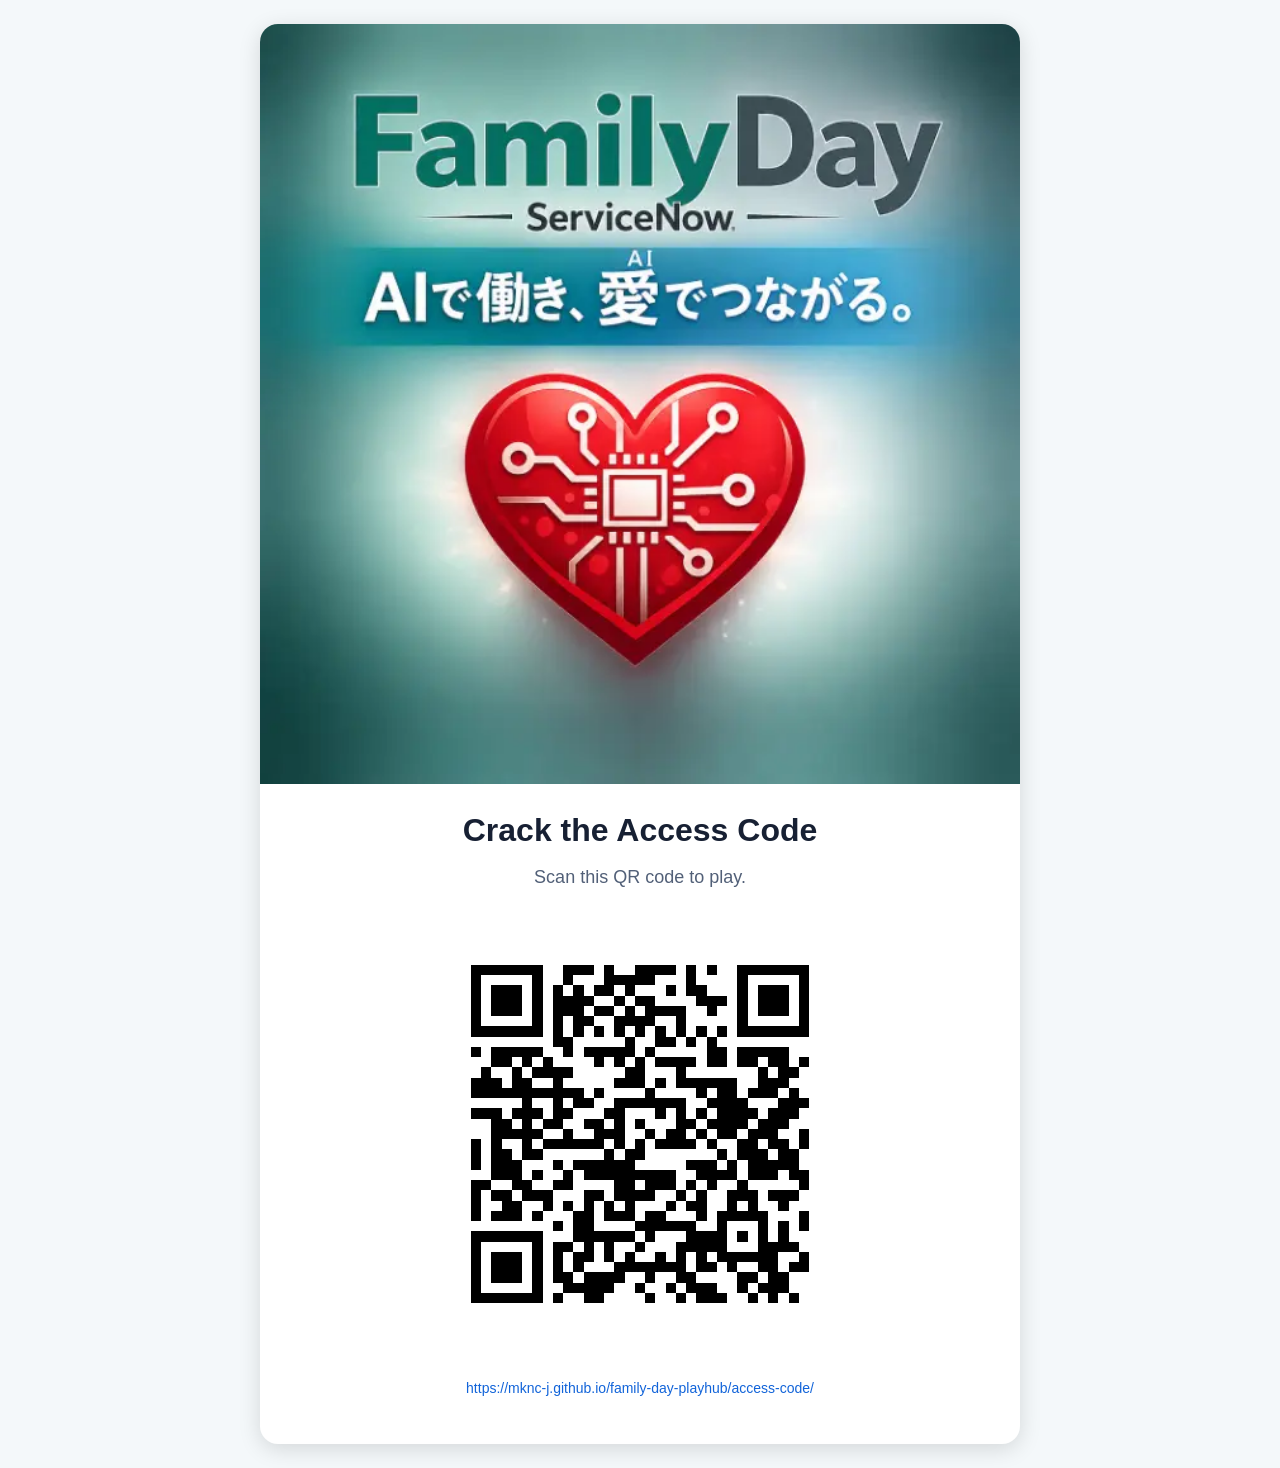
<file: docs/qr/access-code.html>
<!doctype html><html lang="en"><head><meta charset="utf-8"><meta name="viewport" content="width=device-width,initial-scale=1"><title>Crack the Access Code — QR code</title><style>body{font-family:Arial,sans-serif;margin:0;background:#f4f8fa;color:#172033}.page{max-width:760px;margin:24px auto;background:#fff;border-radius:18px;overflow:hidden;box-shadow:0 5px 22px #0002;text-align:center}.hero{width:100%;display:block}.content{padding:28px 24px 34px}h1{font-size:32px;margin:0 0 10px}p{font-size:18px;color:#526078}.qr{width:min(420px,90%);height:auto;margin:18px auto}.url{font-size:14px;word-break:break-all;color:#1264d9}@media print{body{background:#fff}.page{margin:0;box-shadow:none}.url{display:none}}</style></head><body><main class="page"><img class="hero" src="[data-uri]" alt="ServiceNow Family Day"><section class="content"><h1>Crack the Access Code</h1><p>Scan this QR code to play.</p><img class="qr" src="[data-uri]" alt="QR code for Crack the Access Code"><p class="url">https://mknc-j.github.io/family-day-playhub/access-code/</p></section></main></body></html>
</file>
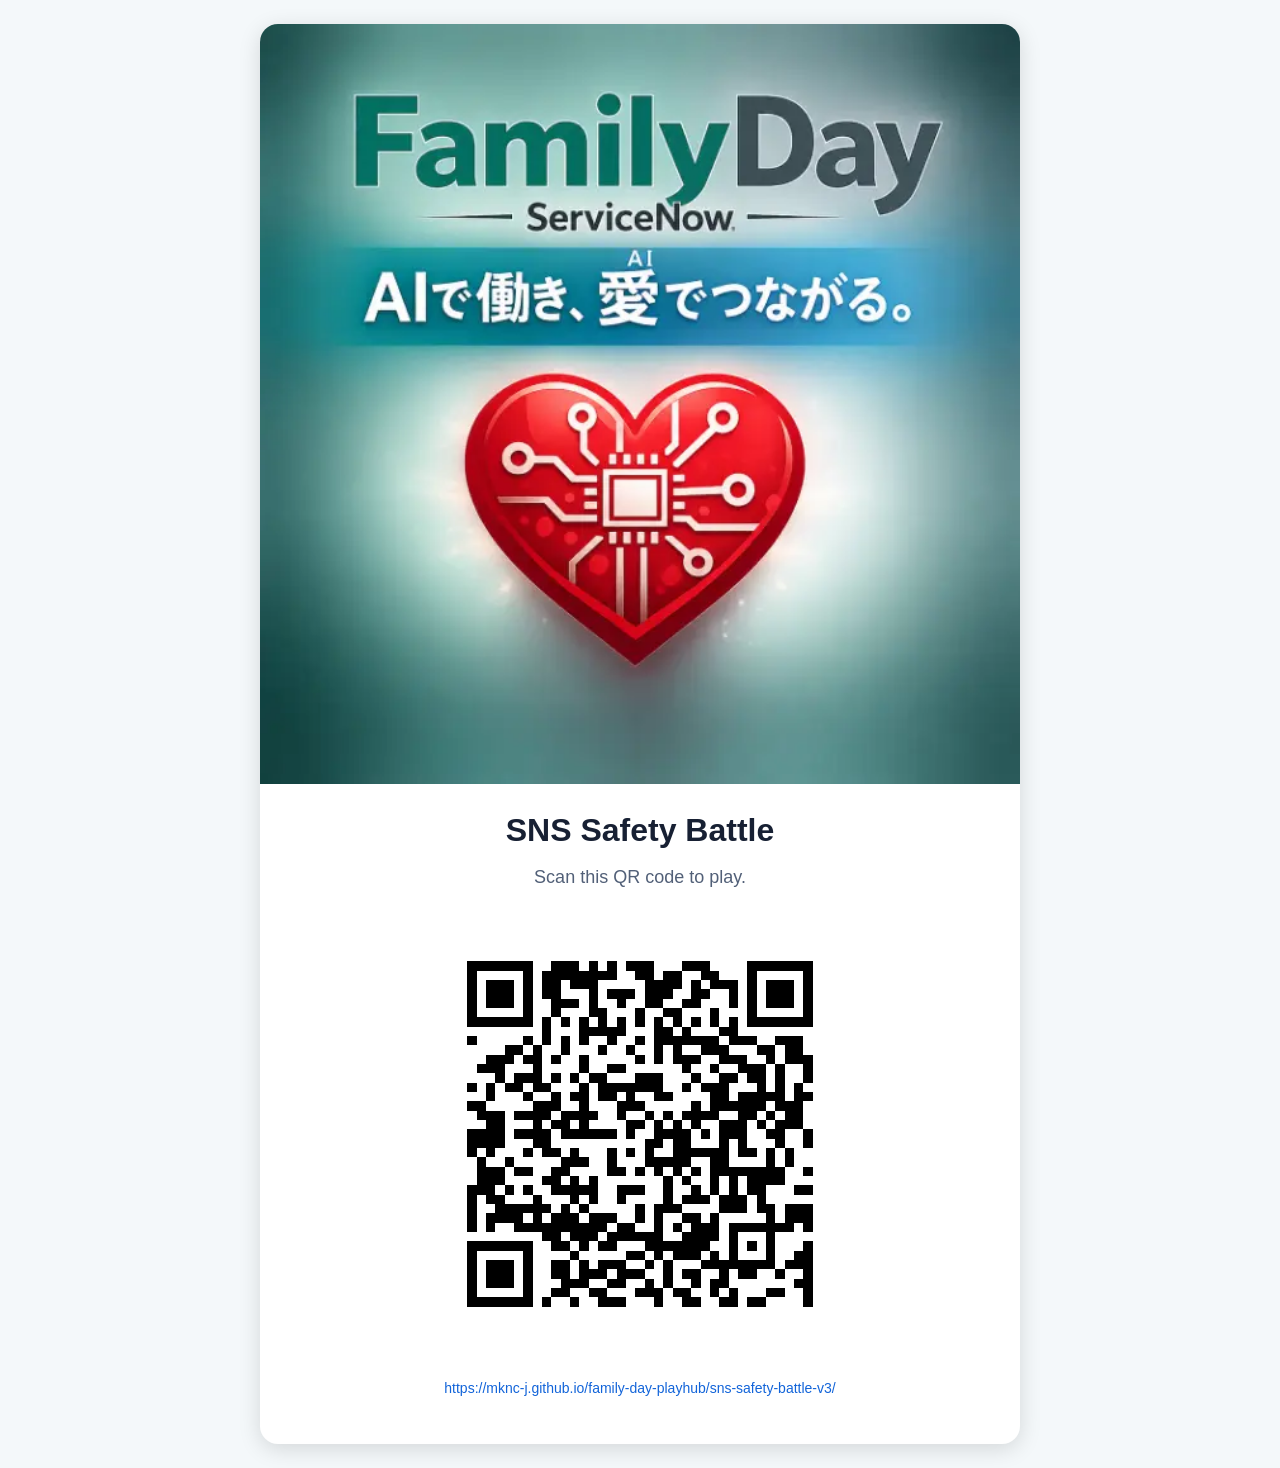
<file: docs/qr/sns-safety-battle.html>
<!doctype html><html lang="en"><head><meta charset="utf-8"><meta name="viewport" content="width=device-width,initial-scale=1"><title>SNS Safety Battle — QR code</title><style>body{font-family:Arial,sans-serif;margin:0;background:#f4f8fa;color:#172033}.page{max-width:760px;margin:24px auto;background:#fff;border-radius:18px;overflow:hidden;box-shadow:0 5px 22px #0002;text-align:center}.hero{width:100%;display:block}.content{padding:28px 24px 34px}h1{font-size:32px;margin:0 0 10px}p{font-size:18px;color:#526078}.qr{width:min(420px,90%);height:auto;margin:18px auto}.url{font-size:14px;word-break:break-all;color:#1264d9}@media print{body{background:#fff}.page{margin:0;box-shadow:none}.url{display:none}}</style></head><body><main class="page"><img class="hero" src="[data-uri]" alt="ServiceNow Family Day"><section class="content"><h1>SNS Safety Battle</h1><p>Scan this QR code to play.</p><img class="qr" src="[data-uri]" alt="QR code for SNS Safety Battle"><p class="url">https://mknc-j.github.io/family-day-playhub/sns-safety-battle-v3/</p></section></main></body></html>
</file>
